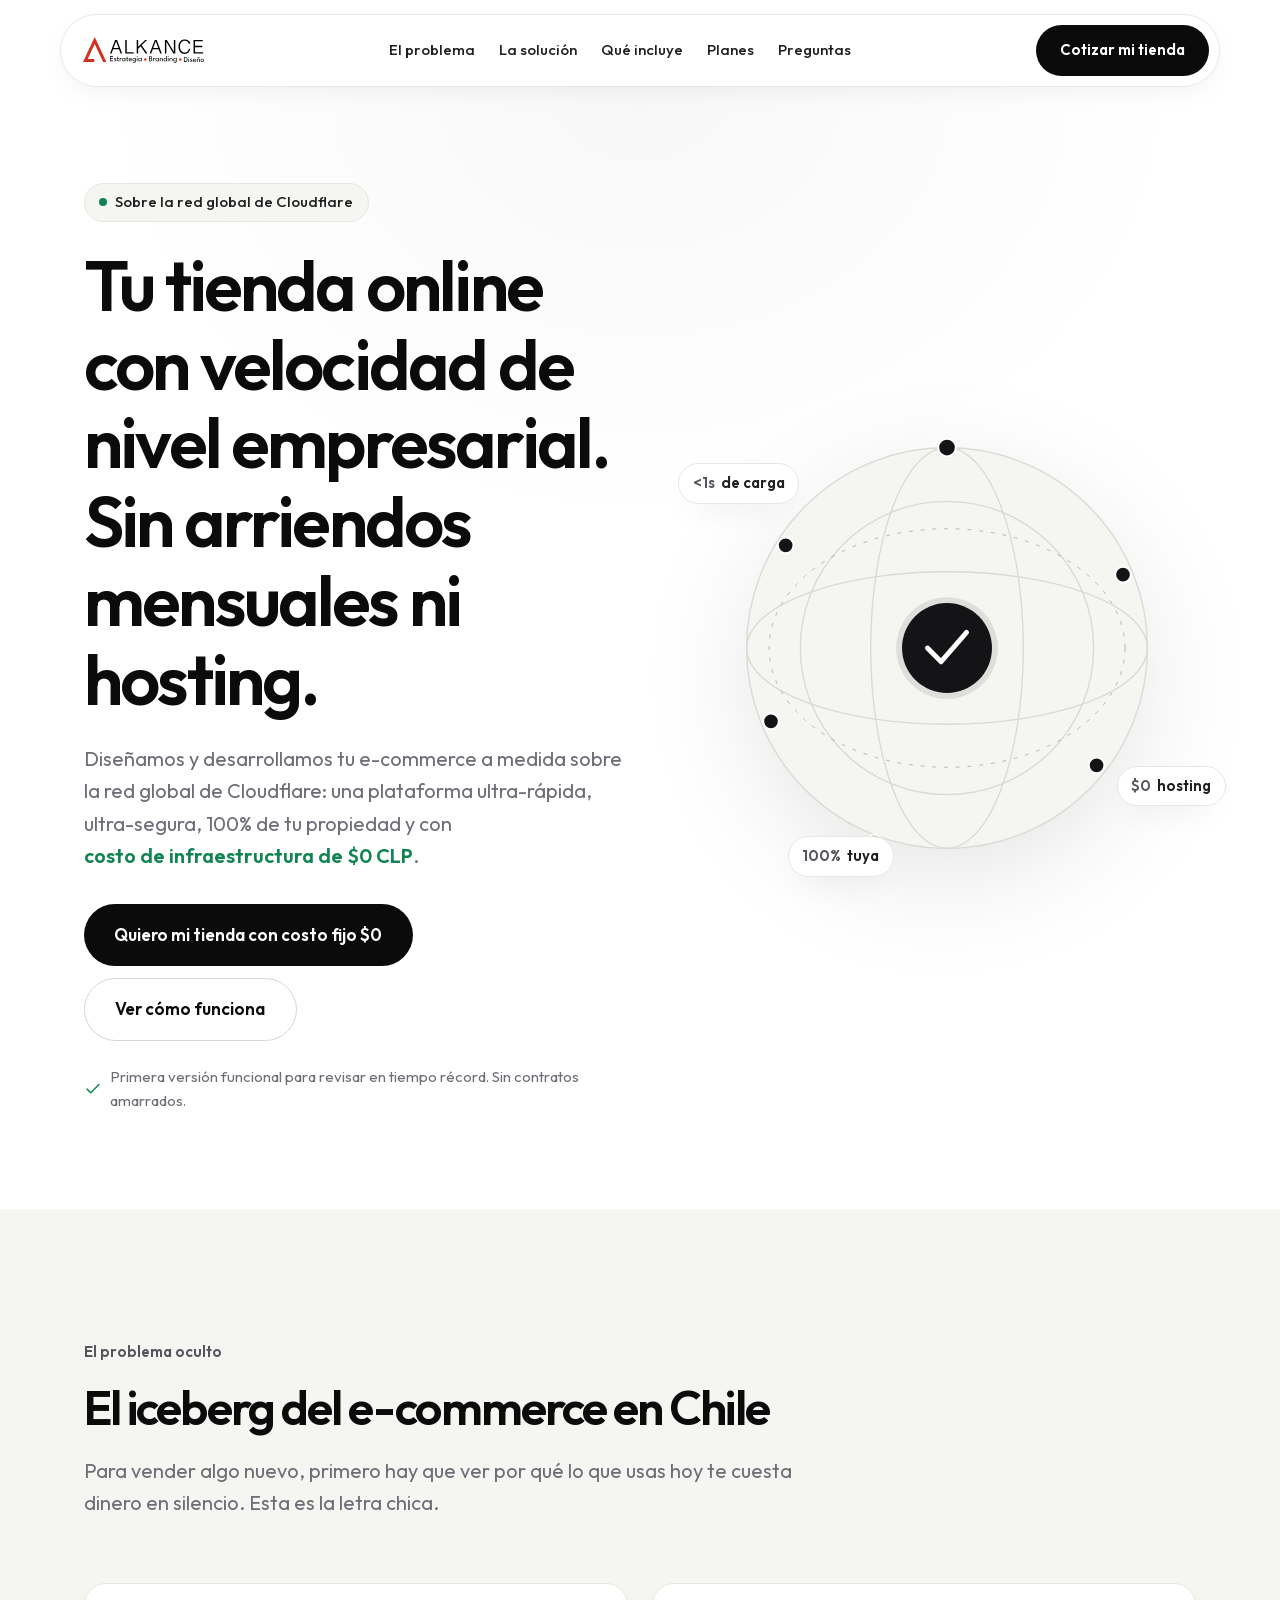
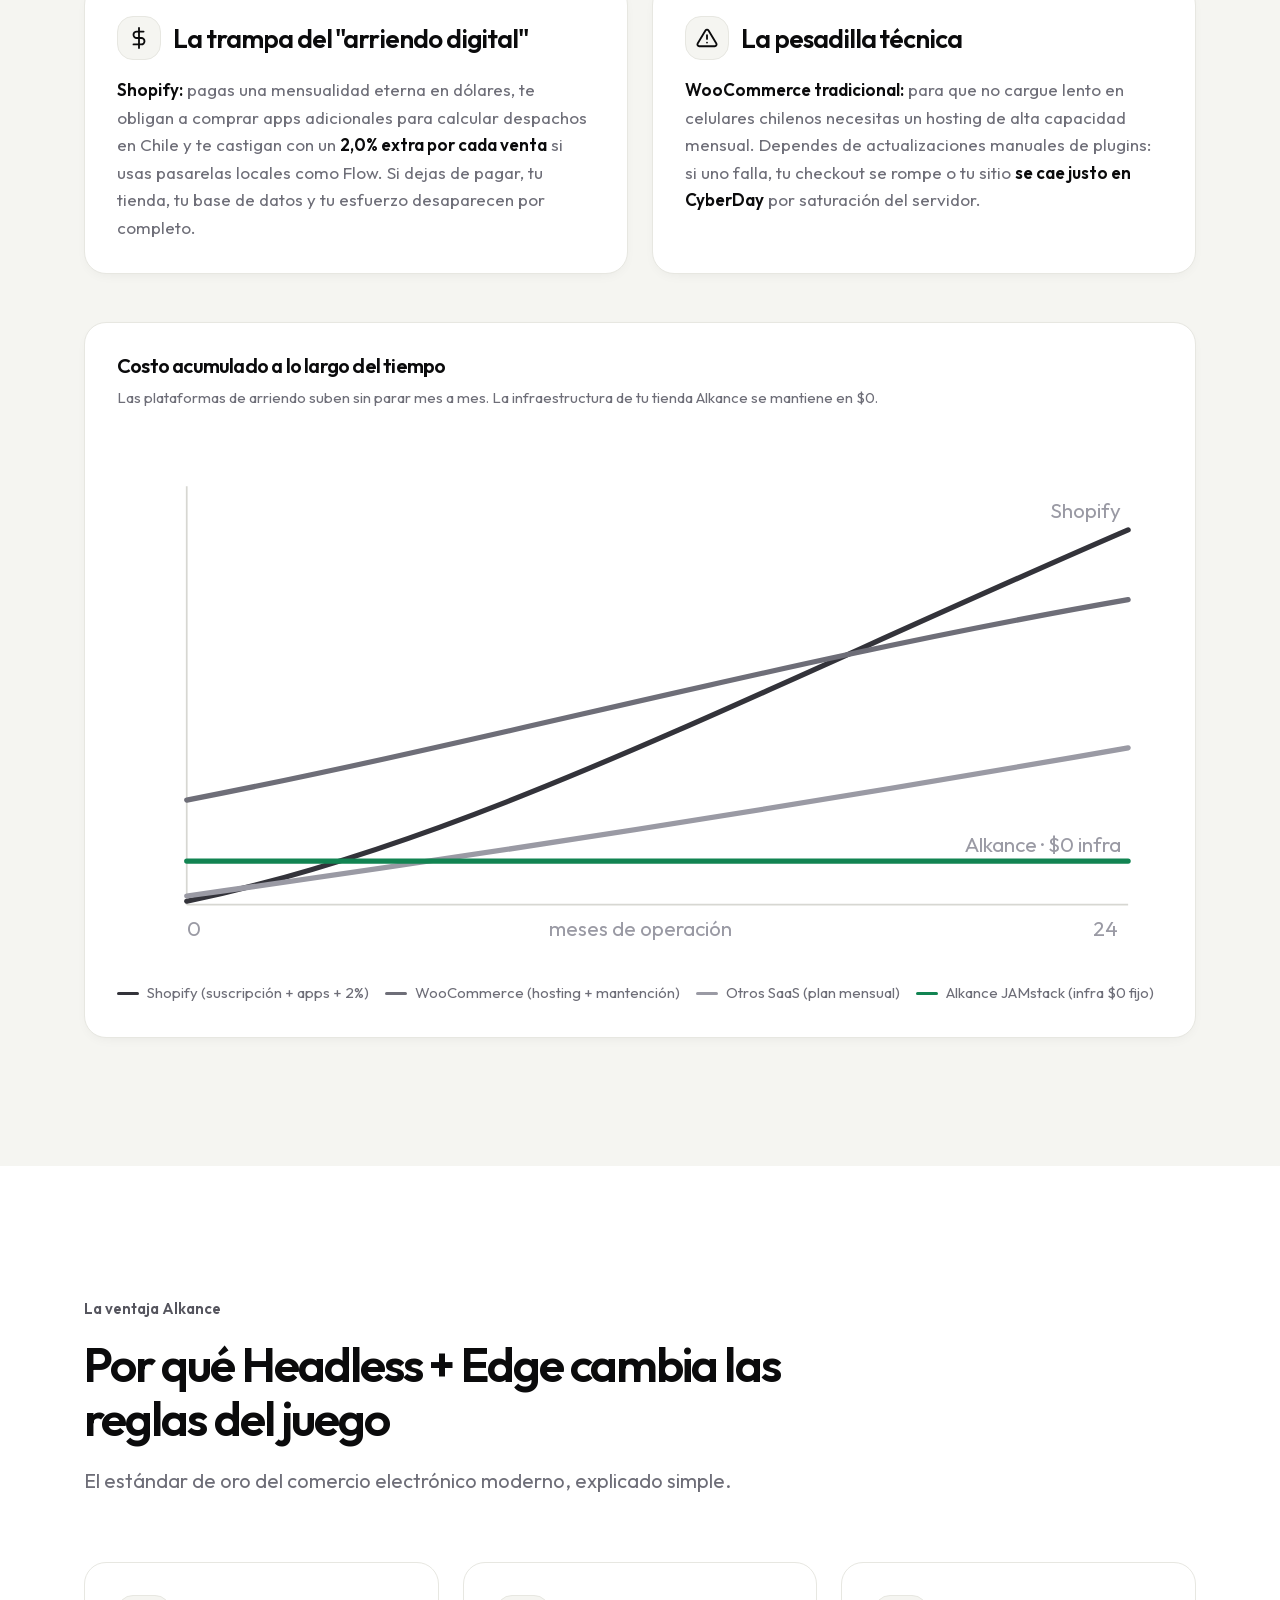
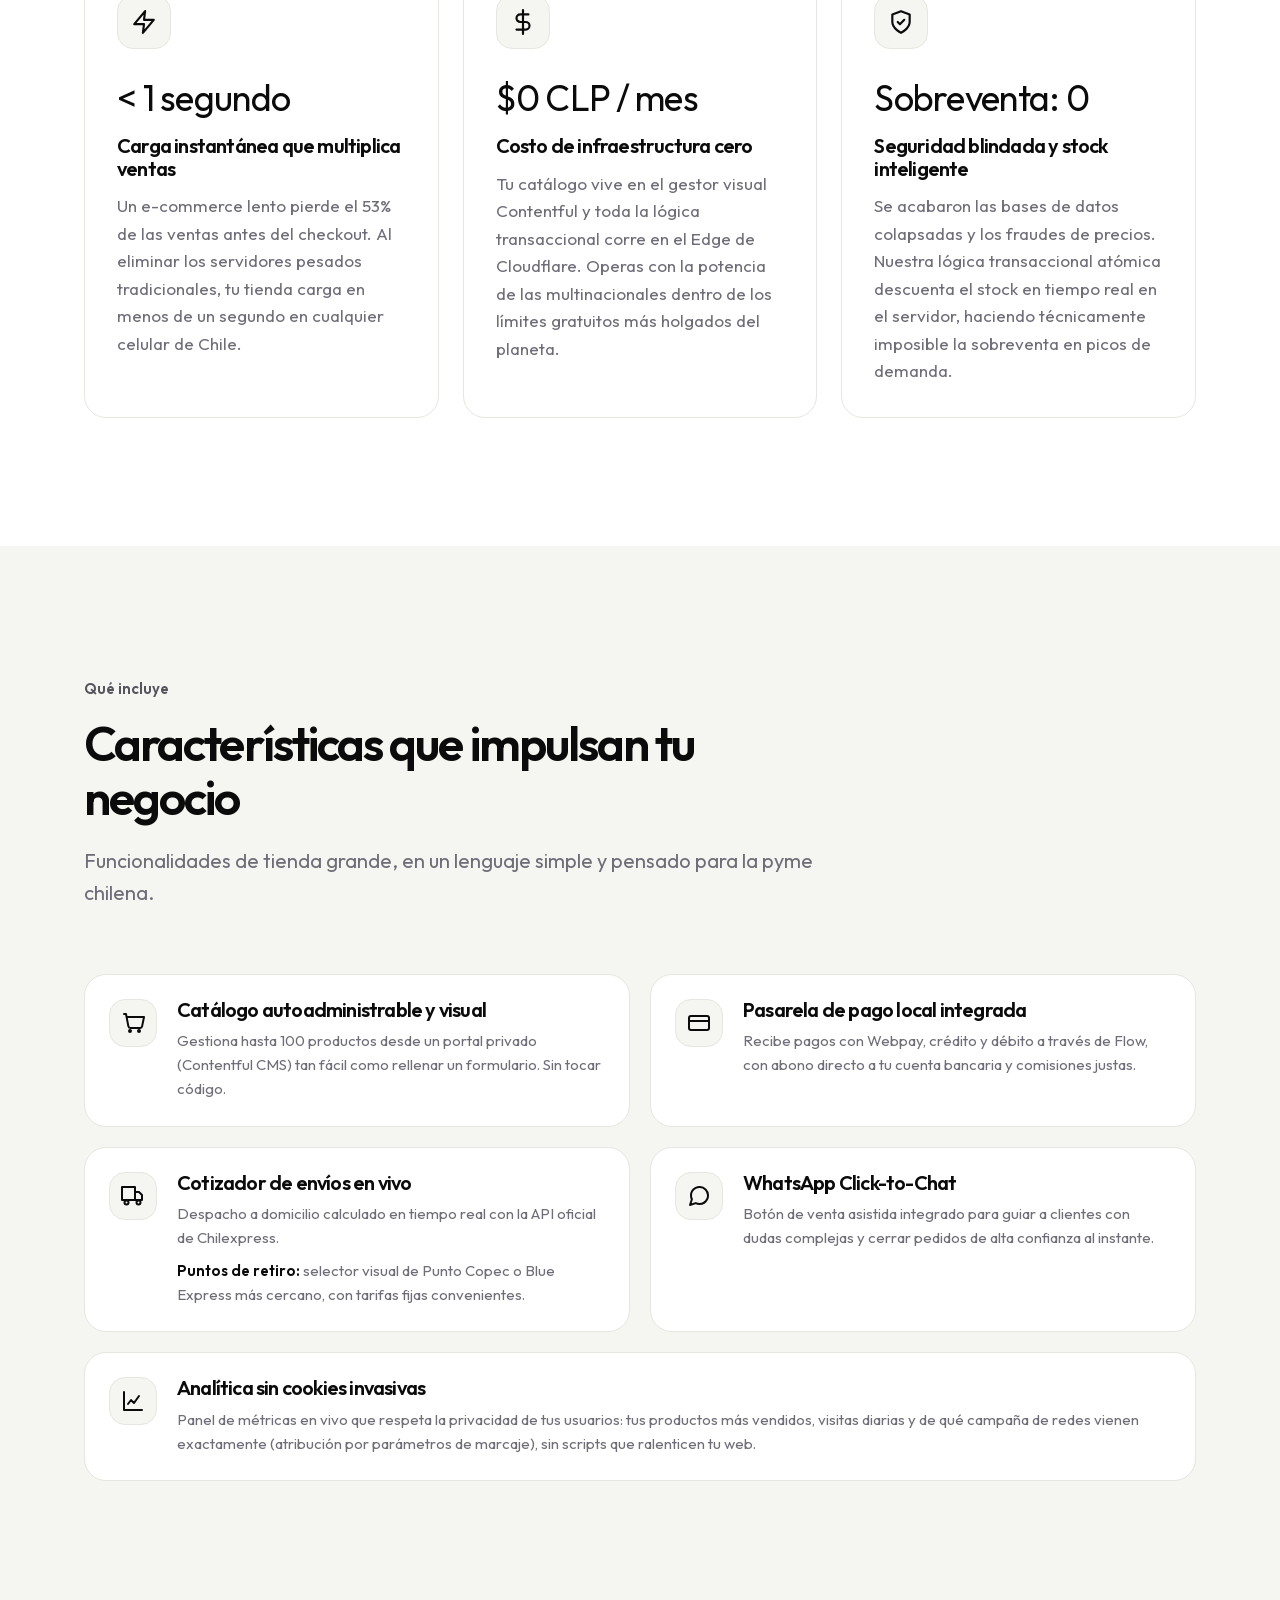
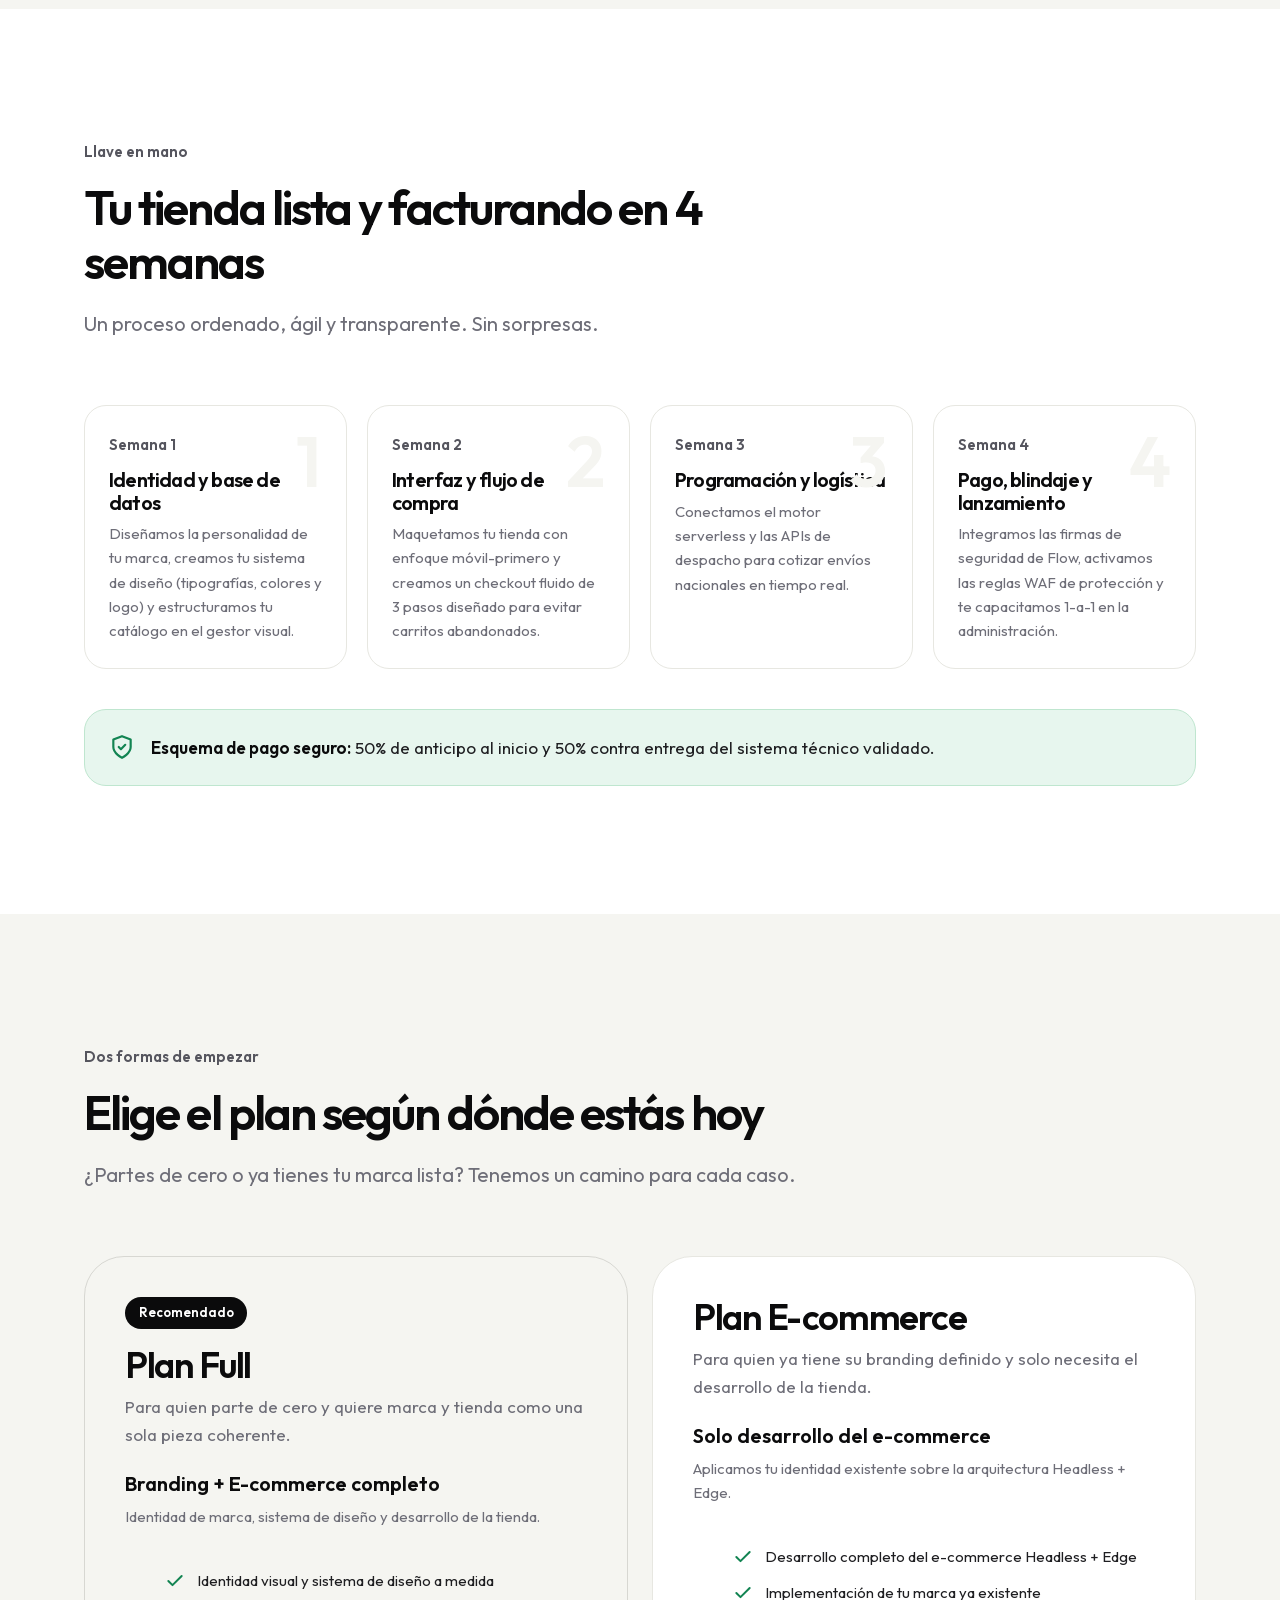
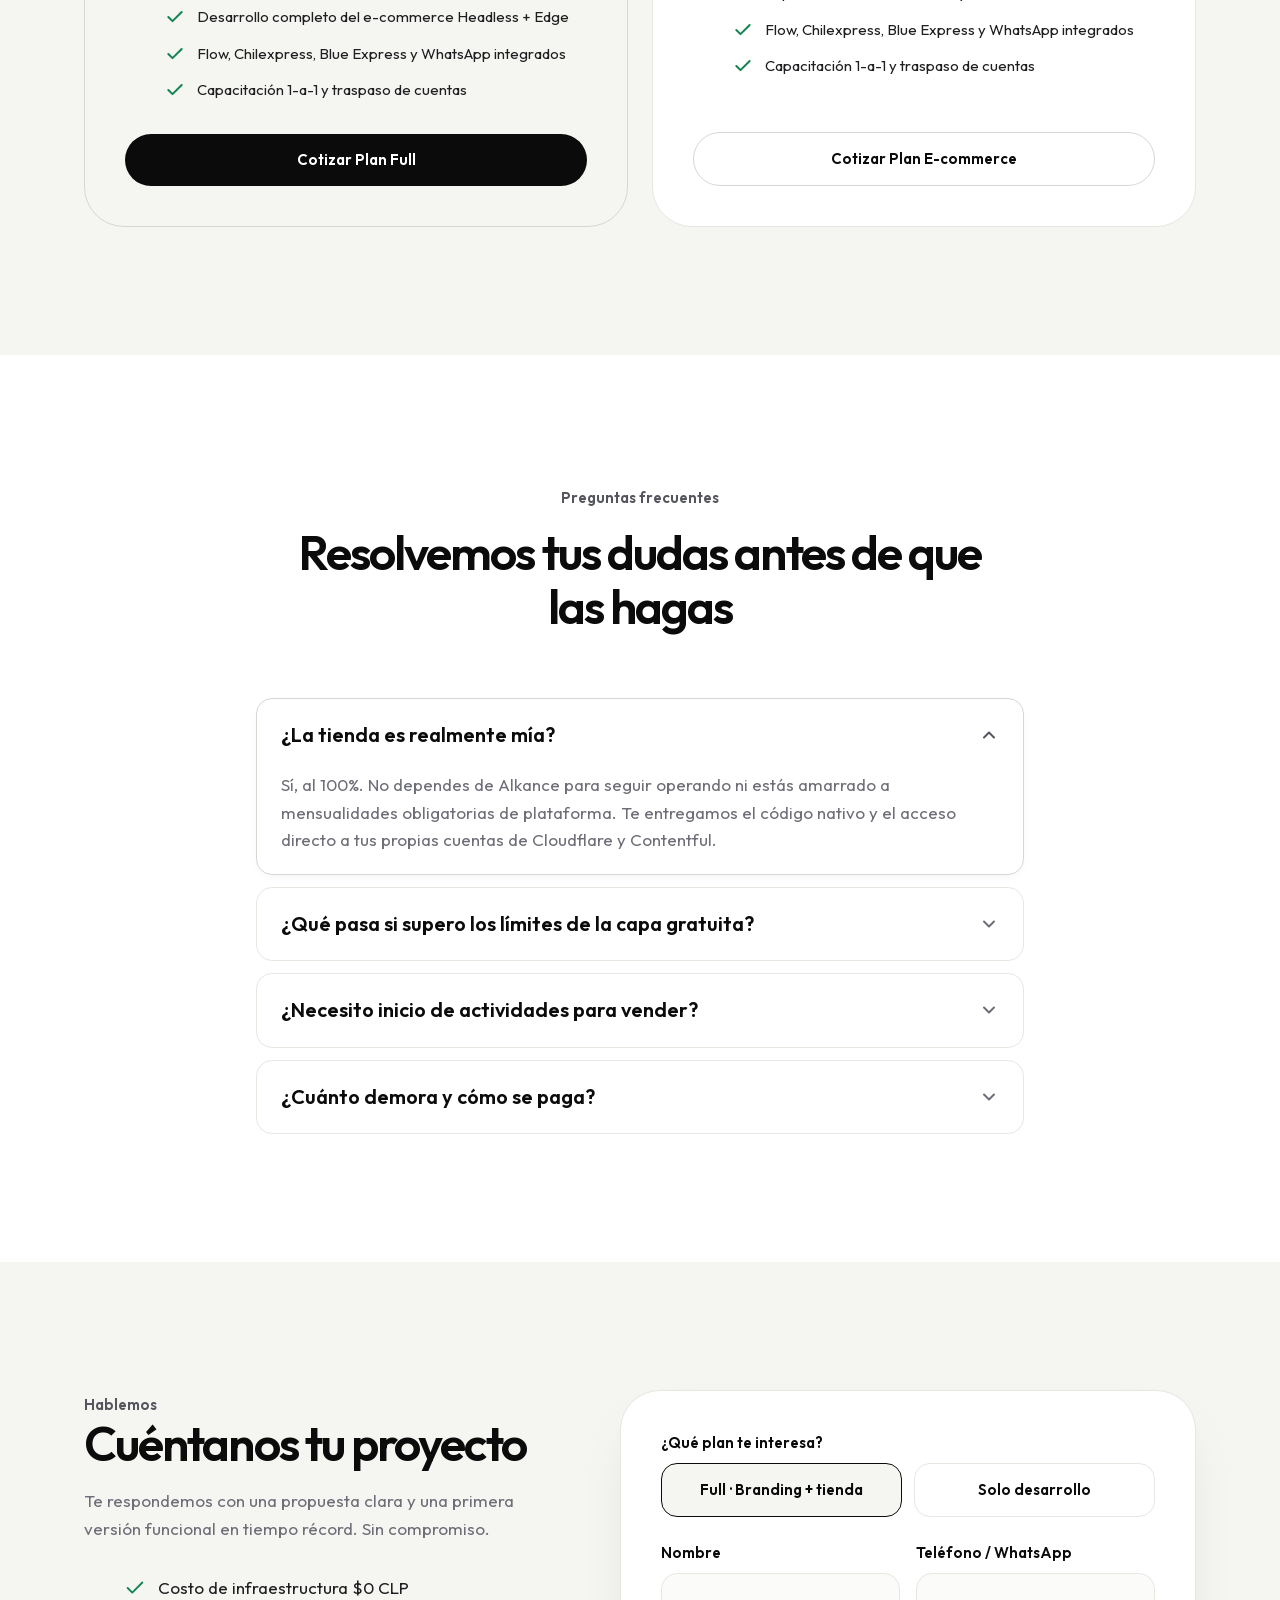
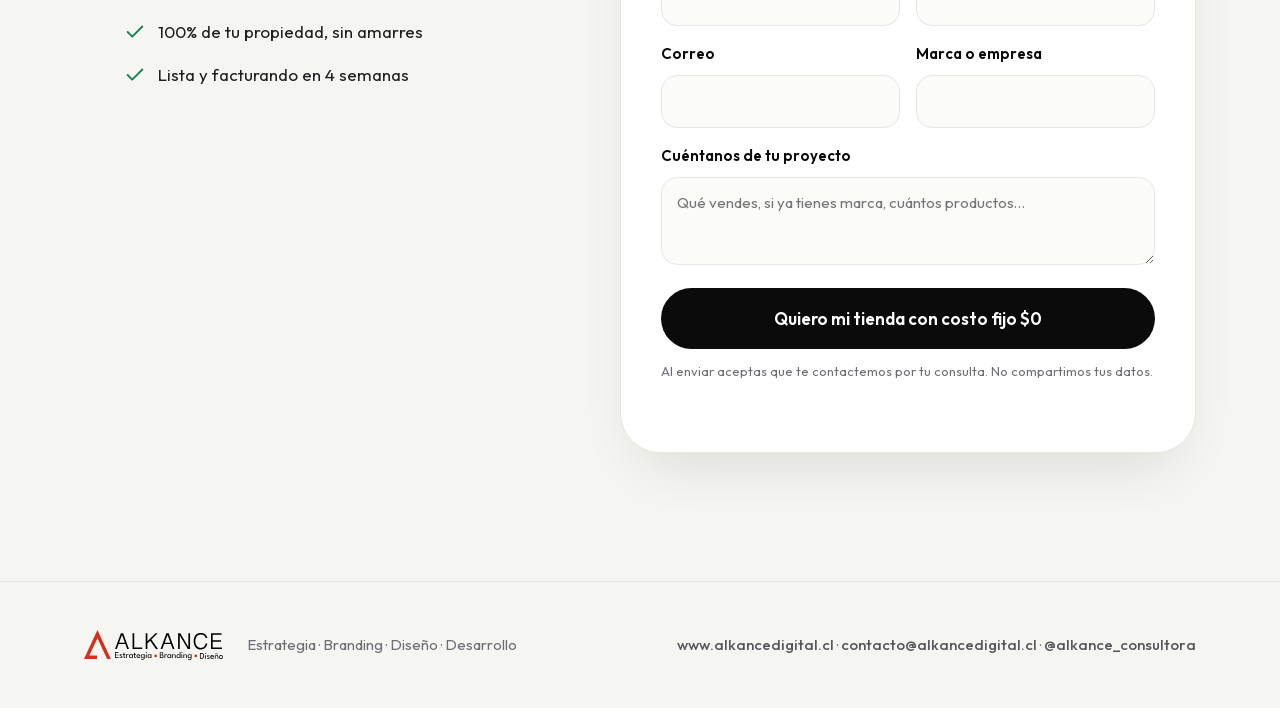
<file: landings/ecommerce/index.html>
<!doctype html>
<html lang="es">
<head>
  <meta charset="utf-8">
  <meta name="viewport" content="width=device-width, initial-scale=1">
  <title>Tu e-commerce con velocidad empresarial y costo de infraestructura $0 · Alkance</title>
  <meta name="description" content="Diseñamos y desarrollamos tu tienda online a medida sobre la red global de Cloudflare. Ultra-rápida, ultra-segura, 100% tuya y con costo de infraestructura de $0 CLP.">
  <link rel="canonical" href="https://alkancedigital.cl/landings/ecommerce/">
  <link rel="icon" href="/src/img/logos/icon-3.png" type="image/png">
  <meta property="og:title" content="E-commerce con velocidad empresarial y costo de infraestructura $0">
  <meta property="og:description" content="Tienda a medida sobre Cloudflare. Ultra-rápida, 100% tuya, sin arriendos mensuales.">
  <meta property="og:type" content="website">
  <meta property="og:locale" content="es_CL">
  <link rel="preload" href="/src/fonts/outfit-var-latin.woff2" as="font" type="font/woff2" crossorigin>
  <link rel="stylesheet" href="/src/styles/fonts.css">
  <link rel="stylesheet" href="tokens.css">
  <link rel="stylesheet" href="styles.css">
</head>
<body>

  <!-- NAV -->
  <header class="nav" id="nav">
    <a class="nav__brand" href="/"><img src="/src/img/logos/logo.svg" alt="Alkance" onerror="this.style.display='none'"></a>
    <nav class="nav__links">
      <a href="#problema">El problema</a>
      <a href="#solucion">La solución</a>
      <a href="#caracteristicas">Qué incluye</a>
      <a href="#planes">Planes</a>
      <a href="#faq">Preguntas</a>
    </nav>
    <a class="btn btn--primary nav__cta" href="#contacto" data-plan="full">Cotizar mi tienda</a>
  </header>

  <!-- 1 · HERO -->
  <section class="hero">
    <div class="wrap">
      <div class="hero__grid">
        <div class="hero__copy">
          <span class="hero__badge reveal"><span class="dot"></span> Sobre la red global de Cloudflare</span>
          <h1 class="reveal" data-delay="1">Tu tienda online con velocidad de <span class="grad">nivel empresarial</span>. Sin arriendos mensuales ni hosting.</h1>
          <p class="hero__sub reveal" data-delay="2">Diseñamos y desarrollamos tu e-commerce a medida sobre la red global de Cloudflare: una plataforma ultra-rápida, ultra-segura, 100% de tu propiedad y con <span class="zero">costo de infraestructura de $0 CLP</span>.</p>
          <div class="hero__cta reveal" data-delay="3">
            <a class="btn btn--primary btn--lg" href="#contacto" data-plan="full">Quiero mi tienda con costo fijo $0</a>
            <a class="btn btn--ghost btn--lg" href="#solucion">Ver cómo funciona</a>
          </div>
          <p class="hero__trust reveal" data-delay="3">
            <svg viewBox="0 0 24 24" fill="none" stroke="currentColor" stroke-width="2" stroke-linecap="round" stroke-linejoin="round"><path d="M20 6 9 17l-5-5"/></svg>
            Primera versión funcional para revisar en tiempo récord. Sin contratos amarrados.
          </p>
        </div>

        <div class="hero__art reveal" data-delay="2">
          <svg class="edge-globe" viewBox="0 0 450 450" role="img" aria-label="Red global de entrega en el edge">
            <circle cx="225" cy="225" r="205" fill="#F5F5F1"/>
            <g class="ring" fill="none" stroke="#D7D7D2" stroke-width="1.4" opacity="0.9">
              <ellipse cx="225" cy="225" rx="205" ry="205"/>
              <ellipse cx="225" cy="225" rx="205" ry="78"/>
              <ellipse cx="225" cy="225" rx="78" ry="205"/>
              <ellipse cx="225" cy="225" rx="150" ry="150"/>
            </g>
            <g class="ring ring--rev" fill="none" stroke="#9A9AA4" stroke-width="1" opacity="0.7" stroke-dasharray="4 8">
              <ellipse cx="225" cy="225" rx="182" ry="122"/>
            </g>
            <circle class="pulse" cx="225" cy="225" r="52" fill="#141416" opacity="0.10"/>
            <circle cx="225" cy="225" r="46" fill="#141416"/>
            <path d="M205 225 l14 14 26 -30" fill="none" stroke="#fff" stroke-width="5" stroke-linecap="round" stroke-linejoin="round"/>
            <g fill="#141416" stroke="#fff" stroke-width="2">
              <circle class="node" cx="225" cy="20" r="9"/>
              <circle class="node" cx="405" cy="150" r="8"/>
              <circle class="node" cx="378" cy="345" r="8"/>
              <circle class="node" cx="150" cy="425" r="9"/>
              <circle class="node" cx="45" cy="300" r="8"/>
              <circle class="node" cx="60" cy="120" r="8"/>
            </g>
          </svg>
          <div class="hero__chips" aria-hidden="true">
            <span class="float-chip float-chip--a"><span class="k">&lt;1s</span> de carga</span>
            <span class="float-chip float-chip--b"><span class="k">$0</span> hosting</span>
            <span class="float-chip float-chip--c"><span class="k">100%</span> tuya</span>
          </div>
        </div>
      </div>
    </div>
  </section>

  <!-- 2 · CONFRONTACIÓN -->
  <section class="section section--tint" id="problema">
    <div class="wrap">
      <div class="section__head reveal">
        <span class="eyebrow">El problema oculto</span>
        <h2>El iceberg del e-commerce en Chile</h2>
        <p>Para vender algo nuevo, primero hay que ver por qué lo que usas hoy te cuesta dinero en silencio. Esta es la letra chica.</p>
      </div>
      <div class="compare">
        <div class="compare__card reveal">
          <h3><span class="ic"><svg viewBox="0 0 24 24" fill="none" stroke="currentColor" stroke-width="2" stroke-linecap="round" stroke-linejoin="round"><path d="M12 1v22M17 5H9.5a3.5 3.5 0 0 0 0 7h5a3.5 3.5 0 0 1 0 7H6"/></svg></span> La trampa del "arriendo digital"</h3>
          <p><span class="hl">Shopify:</span> pagas una mensualidad eterna en dólares, te obligan a comprar apps adicionales para calcular despachos en Chile y te castigan con un <span class="hl">2,0% extra por cada venta</span> si usas pasarelas locales como Flow. Si dejas de pagar, tu tienda, tu base de datos y tu esfuerzo desaparecen por completo.</p>
        </div>
        <div class="compare__card reveal" data-delay="1">
          <h3><span class="ic"><svg viewBox="0 0 24 24" fill="none" stroke="currentColor" stroke-width="2" stroke-linecap="round" stroke-linejoin="round"><path d="M12 9v4M12 17h.01M10.3 3.9 1.8 18a2 2 0 0 0 1.7 3h17a2 2 0 0 0 1.7-3L13.7 3.9a2 2 0 0 0-3.4 0z"/></svg></span> La pesadilla técnica</h3>
          <p><span class="hl">WooCommerce tradicional:</span> para que no cargue lento en celulares chilenos necesitas un hosting de alta capacidad mensual. Dependes de actualizaciones manuales de plugins: si uno falla, tu checkout se rompe o tu sitio <span class="hl">se cae justo en CyberDay</span> por saturación del servidor.</p>
        </div>
      </div>

      <div class="chart-card reveal" id="chart-card">
        <h3>Costo acumulado a lo largo del tiempo</h3>
        <p>Las plataformas de arriendo suben sin parar mes a mes. La infraestructura de tu tienda Alkance se mantiene en $0.</p>
        <div class="chart">
          <svg viewBox="0 0 600 300" role="img" aria-label="Comparación de costo acumulado en el tiempo">
            <line class="axis" x1="40" y1="270" x2="580" y2="270"/>
            <line class="axis" x1="40" y1="30" x2="40" y2="270"/>
            <text class="lbl" x="40" y="288">0</text>
            <text class="lbl" x="300" y="288" text-anchor="middle">meses de operación</text>
            <text class="lbl" x="560" y="288">24</text>
            <path class="line cline" d="M40 268 C 200 235, 360 150, 580 55" stroke="#33333A"/>
            <path class="line cline" d="M40 210 C 220 175, 380 130, 580 95" stroke="#6E6E78"/>
            <path class="line cline" d="M40 265 C 220 240, 380 215, 580 180" stroke="#9A9AA4"/>
            <path class="line cline" d="M40 245 L 580 245" stroke="#128452" stroke-width="4"/>
            <text class="lbl" x="576" y="48" text-anchor="end" fill="#33333A">Shopify</text>
            <text class="lbl" x="576" y="240" text-anchor="end" fill="#128452">Alkance · $0 infra</text>
          </svg>
        </div>
        <div class="chart-legend">
          <span><i style="background:#33333A"></i> Shopify (suscripción + apps + 2%)</span>
          <span><i style="background:#6E6E78"></i> WooCommerce (hosting + mantención)</span>
          <span><i style="background:#9A9AA4"></i> Otros SaaS (plan mensual)</span>
          <span><i style="background:#128452"></i> Alkance JAMstack (infra $0 fijo)</span>
        </div>
      </div>
    </div>
  </section>

  <!-- 3 · SOLUCIÓN -->
  <section class="section" id="solucion">
    <div class="wrap">
      <div class="section__head reveal">
        <span class="eyebrow">La ventaja Alkance</span>
        <h2>Por qué Headless + Edge cambia las reglas del juego</h2>
        <p>El estándar de oro del comercio electrónico moderno, explicado simple.</p>
      </div>
      <div class="cards">
        <div class="value-card reveal">
          <div class="value-card__ic"><svg viewBox="0 0 24 24" fill="none" stroke="currentColor" stroke-width="2" stroke-linecap="round" stroke-linejoin="round"><path d="M13 2 3 14h9l-1 8 10-12h-9l1-8z"/></svg></div>
          <div class="stat">&lt; 1 segundo</div>
          <h3>Carga instantánea que multiplica ventas</h3>
          <p>Un e-commerce lento pierde el 53% de las ventas antes del checkout. Al eliminar los servidores pesados tradicionales, tu tienda carga en menos de un segundo en cualquier celular de Chile.</p>
        </div>
        <div class="value-card reveal" data-delay="1">
          <div class="value-card__ic"><svg viewBox="0 0 24 24" fill="none" stroke="currentColor" stroke-width="2" stroke-linecap="round" stroke-linejoin="round"><path d="M12 1v22M17 5H9.5a3.5 3.5 0 0 0 0 7h5a3.5 3.5 0 0 1 0 7H6"/></svg></div>
          <div class="stat">$0 CLP / mes</div>
          <h3>Costo de infraestructura cero</h3>
          <p>Tu catálogo vive en el gestor visual Contentful y toda la lógica transaccional corre en el Edge de Cloudflare. Operas con la potencia de las multinacionales dentro de los límites gratuitos más holgados del planeta.</p>
        </div>
        <div class="value-card reveal" data-delay="2">
          <div class="value-card__ic"><svg viewBox="0 0 24 24" fill="none" stroke="currentColor" stroke-width="2" stroke-linecap="round" stroke-linejoin="round"><path d="M12 22s8-4 8-10V5l-8-3-8 3v7c0 6 8 10 8 10z"/><path d="m9 12 2 2 4-4"/></svg></div>
          <div class="stat">Sobreventa: 0</div>
          <h3>Seguridad blindada y stock inteligente</h3>
          <p>Se acabaron las bases de datos colapsadas y los fraudes de precios. Nuestra lógica transaccional atómica descuenta el stock en tiempo real en el servidor, haciendo técnicamente imposible la sobreventa en picos de demanda.</p>
        </div>
      </div>
    </div>
  </section>

  <!-- 4 · CARACTERÍSTICAS -->
  <section class="section section--tint" id="caracteristicas">
    <div class="wrap">
      <div class="section__head reveal">
        <span class="eyebrow">Qué incluye</span>
        <h2>Características que impulsan tu negocio</h2>
        <p>Funcionalidades de tienda grande, en un lenguaje simple y pensado para la pyme chilena.</p>
      </div>
      <div class="features">
        <div class="feature reveal">
          <div class="feature__ic"><svg viewBox="0 0 24 24" fill="none" stroke="currentColor" stroke-width="2" stroke-linecap="round" stroke-linejoin="round"><path d="M3 3h2l2.4 12.4a2 2 0 0 0 2 1.6h9.7a2 2 0 0 0 2-1.6L23 6H6"/><circle cx="9" cy="20" r="1"/><circle cx="18" cy="20" r="1"/></svg></div>
          <div><h3>Catálogo autoadministrable y visual</h3><p>Gestiona hasta 100 productos desde un portal privado (Contentful CMS) tan fácil como rellenar un formulario. Sin tocar código.</p></div>
        </div>
        <div class="feature reveal" data-delay="1">
          <div class="feature__ic"><svg viewBox="0 0 24 24" fill="none" stroke="currentColor" stroke-width="2" stroke-linecap="round" stroke-linejoin="round"><rect x="2" y="5" width="20" height="14" rx="2"/><path d="M2 10h20"/></svg></div>
          <div><h3>Pasarela de pago local integrada</h3><p>Recibe pagos con Webpay, crédito y débito a través de Flow, con abono directo a tu cuenta bancaria y comisiones justas.</p></div>
        </div>
        <div class="feature reveal">
          <div class="feature__ic"><svg viewBox="0 0 24 24" fill="none" stroke="currentColor" stroke-width="2" stroke-linecap="round" stroke-linejoin="round"><path d="M1 3h13v13H1z"/><path d="M14 8h4l3 3v5h-7z"/><circle cx="5.5" cy="18.5" r="2"/><circle cx="17.5" cy="18.5" r="2"/></svg></div>
          <div><h3>Cotizador de envíos en vivo</h3><p>Despacho a domicilio calculado en tiempo real con la API oficial de Chilexpress.<span class="sub"><strong>Puntos de retiro:</strong> selector visual de Punto Copec o Blue Express más cercano, con tarifas fijas convenientes.</span></p></div>
        </div>
        <div class="feature reveal" data-delay="1">
          <div class="feature__ic"><svg viewBox="0 0 24 24" fill="none" stroke="currentColor" stroke-width="2" stroke-linecap="round" stroke-linejoin="round"><path d="M21 11.5a8.38 8.38 0 0 1-.9 3.8 8.5 8.5 0 0 1-7.6 4.7 8.38 8.38 0 0 1-3.8-.9L3 21l1.9-5.7a8.38 8.38 0 0 1-.9-3.8 8.5 8.5 0 0 1 4.7-7.6 8.38 8.38 0 0 1 3.8-.9h.5a8.48 8.48 0 0 1 8 8v.5z"/></svg></div>
          <div><h3>WhatsApp Click-to-Chat</h3><p>Botón de venta asistida integrado para guiar a clientes con dudas complejas y cerrar pedidos de alta confianza al instante.</p></div>
        </div>
        <div class="feature reveal" style="grid-column: 1 / -1;">
          <div class="feature__ic"><svg viewBox="0 0 24 24" fill="none" stroke="currentColor" stroke-width="2" stroke-linecap="round" stroke-linejoin="round"><path d="M3 3v18h18"/><path d="m7 15 3-4 3 3 5-7"/></svg></div>
          <div><h3>Analítica sin cookies invasivas</h3><p>Panel de métricas en vivo que respeta la privacidad de tus usuarios: tus productos más vendidos, visitas diarias y de qué campaña de redes vienen exactamente (atribución por parámetros de marcaje), sin scripts que ralenticen tu web.</p></div>
        </div>
      </div>
    </div>
  </section>

  <!-- 5 · IMPLEMENTACIÓN -->
  <section class="section" id="proceso">
    <div class="wrap">
      <div class="section__head reveal">
        <span class="eyebrow">Llave en mano</span>
        <h2>Tu tienda lista y facturando en 4 semanas</h2>
        <p>Un proceso ordenado, ágil y transparente. Sin sorpresas.</p>
      </div>
      <div class="timeline">
        <div class="tl-step reveal"><span class="tl-step__n">1</span><span class="tl-step__wk">Semana 1</span><h3>Identidad y base de datos</h3><p>Diseñamos la personalidad de tu marca, creamos tu sistema de diseño (tipografías, colores y logo) y estructuramos tu catálogo en el gestor visual.</p></div>
        <div class="tl-step reveal" data-delay="1"><span class="tl-step__n">2</span><span class="tl-step__wk">Semana 2</span><h3>Interfaz y flujo de compra</h3><p>Maquetamos tu tienda con enfoque móvil-primero y creamos un checkout fluido de 3 pasos diseñado para evitar carritos abandonados.</p></div>
        <div class="tl-step reveal" data-delay="2"><span class="tl-step__n">3</span><span class="tl-step__wk">Semana 3</span><h3>Programación y logística</h3><p>Conectamos el motor serverless y las APIs de despacho para cotizar envíos nacionales en tiempo real.</p></div>
        <div class="tl-step reveal" data-delay="3"><span class="tl-step__n">4</span><span class="tl-step__wk">Semana 4</span><h3>Pago, blindaje y lanzamiento</h3><p>Integramos las firmas de seguridad de Flow, activamos las reglas WAF de protección y te capacitamos 1-a-1 en la administración.</p></div>
      </div>
      <div class="pay-note reveal">
        <svg viewBox="0 0 24 24" fill="none" stroke="currentColor" stroke-width="2" stroke-linecap="round" stroke-linejoin="round"><path d="M12 22s8-4 8-10V5l-8-3-8 3v7c0 6 8 10 8 10z"/><path d="m9 12 2 2 4-4"/></svg>
        <div><strong>Esquema de pago seguro:</strong> 50% de anticipo al inicio y 50% contra entrega del sistema técnico validado.</div>
      </div>
    </div>
  </section>

  <!-- 6 · PLANES -->
  <section class="section section--tint" id="planes">
    <div class="wrap">
      <div class="section__head reveal">
        <span class="eyebrow">Dos formas de empezar</span>
        <h2>Elige el plan según dónde estás hoy</h2>
        <p>¿Partes de cero o ya tienes tu marca lista? Tenemos un camino para cada caso.</p>
      </div>
      <div class="plans">
        <div class="plan plan--featured reveal">
          <span class="plan__tag">Recomendado</span>
          <h3>Plan Full</h3>
          <p class="plan__for">Para quien parte de cero y quiere marca y tienda como una sola pieza coherente.</p>
          <div class="plan__price">Branding + E-commerce completo<small>Identidad de marca, sistema de diseño y desarrollo de la tienda.</small></div>
          <ul>
            <li><svg viewBox="0 0 24 24" fill="none" stroke="currentColor" stroke-width="2.4" stroke-linecap="round" stroke-linejoin="round"><path d="M20 6 9 17l-5-5"/></svg> Identidad visual y sistema de diseño a medida</li>
            <li><svg viewBox="0 0 24 24" fill="none" stroke="currentColor" stroke-width="2.4" stroke-linecap="round" stroke-linejoin="round"><path d="M20 6 9 17l-5-5"/></svg> Desarrollo completo del e-commerce Headless + Edge</li>
            <li><svg viewBox="0 0 24 24" fill="none" stroke="currentColor" stroke-width="2.4" stroke-linecap="round" stroke-linejoin="round"><path d="M20 6 9 17l-5-5"/></svg> Flow, Chilexpress, Blue Express y WhatsApp integrados</li>
            <li><svg viewBox="0 0 24 24" fill="none" stroke="currentColor" stroke-width="2.4" stroke-linecap="round" stroke-linejoin="round"><path d="M20 6 9 17l-5-5"/></svg> Capacitación 1-a-1 y traspaso de cuentas</li>
          </ul>
          <a class="btn btn--primary btn--block" href="#contacto" data-plan="full">Cotizar Plan Full</a>
        </div>
        <div class="plan reveal" data-delay="1">
          <h3>Plan E-commerce</h3>
          <p class="plan__for">Para quien ya tiene su branding definido y solo necesita el desarrollo de la tienda.</p>
          <div class="plan__price">Solo desarrollo del e-commerce<small>Aplicamos tu identidad existente sobre la arquitectura Headless + Edge.</small></div>
          <ul>
            <li><svg viewBox="0 0 24 24" fill="none" stroke="currentColor" stroke-width="2.4" stroke-linecap="round" stroke-linejoin="round"><path d="M20 6 9 17l-5-5"/></svg> Desarrollo completo del e-commerce Headless + Edge</li>
            <li><svg viewBox="0 0 24 24" fill="none" stroke="currentColor" stroke-width="2.4" stroke-linecap="round" stroke-linejoin="round"><path d="M20 6 9 17l-5-5"/></svg> Implementación de tu marca ya existente</li>
            <li><svg viewBox="0 0 24 24" fill="none" stroke="currentColor" stroke-width="2.4" stroke-linecap="round" stroke-linejoin="round"><path d="M20 6 9 17l-5-5"/></svg> Flow, Chilexpress, Blue Express y WhatsApp integrados</li>
            <li><svg viewBox="0 0 24 24" fill="none" stroke="currentColor" stroke-width="2.4" stroke-linecap="round" stroke-linejoin="round"><path d="M20 6 9 17l-5-5"/></svg> Capacitación 1-a-1 y traspaso de cuentas</li>
          </ul>
          <a class="btn btn--ghost btn--block" href="#contacto" data-plan="ecommerce">Cotizar Plan E-commerce</a>
        </div>
      </div>
    </div>
  </section>

  <!-- 7 · FAQ -->
  <section class="section" id="faq">
    <div class="wrap">
      <div class="section__head reveal" style="text-align:center;margin-inline:auto;">
        <span class="eyebrow" style="justify-content:center;">Preguntas frecuentes</span>
        <h2>Resolvemos tus dudas antes de que las hagas</h2>
      </div>
      <div class="faq">
        <details class="reveal" open>
          <summary>¿La tienda es realmente mía?<svg class="chev" viewBox="0 0 24 24" fill="none" stroke="currentColor" stroke-width="2.4" stroke-linecap="round" stroke-linejoin="round"><path d="m6 9 6 6 6-6"/></svg></summary>
          <div class="answer">Sí, al 100%. No dependes de Alkance para seguir operando ni estás amarrado a mensualidades obligatorias de plataforma. Te entregamos el código nativo y el acceso directo a tus propias cuentas de Cloudflare y Contentful.</div>
        </details>
        <details class="reveal">
          <summary>¿Qué pasa si supero los límites de la capa gratuita?<svg class="chev" viewBox="0 0 24 24" fill="none" stroke="currentColor" stroke-width="2.4" stroke-linecap="round" stroke-linejoin="round"><path d="m6 9 6 6 6-6"/></svg></summary>
          <div class="answer">Las capas gratuitas de Cloudflare cubren hasta 100.000 solicitudes diarias: para una tienda pequeña o mediana son muy holgadas. Si escalas masivamente, pasar al plan de pago de Cloudflare cuesta una fracción de lo que pagarías en comisiones o servidores tradicionales.</div>
        </details>
        <details class="reveal">
          <summary>¿Necesito inicio de actividades para vender?<svg class="chev" viewBox="0 0 24 24" fill="none" stroke="currentColor" stroke-width="2.4" stroke-linecap="round" stroke-linejoin="round"><path d="m6 9 6 6 6-6"/></svg></summary>
          <div class="answer">Sí. Para procesar transacciones reales con tarjetas de crédito y débito a través de Flow necesitas tu código de comercio autorizado por Transbank. Te asesoramos paso a paso con toda la configuración técnica.</div>
        </details>
        <details class="reveal">
          <summary>¿Cuánto demora y cómo se paga?<svg class="chev" viewBox="0 0 24 24" fill="none" stroke="currentColor" stroke-width="2.4" stroke-linecap="round" stroke-linejoin="round"><path d="m6 9 6 6 6-6"/></svg></summary>
          <div class="answer">El desarrollo llave en mano toma 4 semanas. El esquema es 50% de anticipo al inicio y 50% contra entrega del sistema técnico validado.</div>
        </details>
      </div>
    </div>
  </section>

  <!-- 8 · CONTACTO -->
  <section class="section section--soft" id="contacto">
    <div class="wrap">
      <div class="contact">
        <div class="contact__copy reveal">
          <span class="eyebrow">Hablemos</span>
          <h2>Cuéntanos tu proyecto</h2>
          <p>Te respondemos con una propuesta clara y una primera versión funcional en tiempo récord. Sin compromiso.</p>
          <ul class="contact__list">
            <li><svg viewBox="0 0 24 24" fill="none" stroke="currentColor" stroke-width="2" stroke-linecap="round" stroke-linejoin="round"><path d="M20 6 9 17l-5-5"/></svg> Costo de infraestructura $0 CLP</li>
            <li><svg viewBox="0 0 24 24" fill="none" stroke="currentColor" stroke-width="2" stroke-linecap="round" stroke-linejoin="round"><path d="M20 6 9 17l-5-5"/></svg> 100% de tu propiedad, sin amarres</li>
            <li><svg viewBox="0 0 24 24" fill="none" stroke="currentColor" stroke-width="2" stroke-linecap="round" stroke-linejoin="round"><path d="M20 6 9 17l-5-5"/></svg> Lista y facturando en 4 semanas</li>
          </ul>
        </div>

        <div class="form-card reveal" data-delay="1">
          <form id="lead-form" novalidate>
            <div class="field">
              <label>¿Qué plan te interesa?</label>
              <div class="plan-pick">
                <input type="radio" name="plan" id="plan-full" value="Plan Full (Branding + E-commerce)" checked>
                <label for="plan-full">Full · Branding + tienda</label>
                <input type="radio" name="plan" id="plan-ecom" value="Plan E-commerce (solo desarrollo)">
                <label for="plan-ecom">Solo desarrollo</label>
              </div>
            </div>
            <div class="form-row">
              <div class="field"><label for="f-nombre">Nombre</label><input id="f-nombre" name="nombre" autocomplete="name" required></div>
              <div class="field"><label for="f-tel">Teléfono / WhatsApp</label><input id="f-tel" name="telefono" inputmode="tel" autocomplete="tel"></div>
            </div>
            <div class="form-row">
              <div class="field"><label for="f-email">Correo</label><input id="f-email" name="email" type="email" autocomplete="email" required></div>
              <div class="field"><label for="f-empresa">Marca o empresa</label><input id="f-empresa" name="empresa" autocomplete="organization"></div>
            </div>
            <div class="field"><label for="f-msg">Cuéntanos de tu proyecto</label><textarea id="f-msg" name="mensaje" placeholder="Qué vendes, si ya tienes marca, cuántos productos…"></textarea></div>
            <input class="hp" type="text" name="web" tabindex="-1" autocomplete="off" aria-hidden="true">
            <button class="btn btn--primary btn--block btn--lg" type="submit" id="lead-submit">Quiero mi tienda con costo fijo $0</button>
            <p class="form-hint">Al enviar aceptas que te contactemos por tu consulta. No compartimos tus datos.</p>
            <p class="form-msg" id="lead-msg" role="status"></p>
          </form>
          <div class="form-ok-state" id="lead-ok" hidden>
            <svg viewBox="0 0 24 24" fill="none" stroke="currentColor" stroke-width="2" stroke-linecap="round" stroke-linejoin="round"><circle cx="12" cy="12" r="10"/><path d="m8 12 3 3 5-6"/></svg>
            <h3>Recibido. Gracias.</h3>
            <p>Te contactaremos muy pronto con los próximos pasos.</p>
          </div>
        </div>
      </div>
    </div>
  </section>

  <!-- FOOTER -->
  <footer class="footer">
    <div class="wrap footer__grid">
      <img src="/src/img/logos/logo.svg" alt="Alkance" onerror="this.style.display='none'">
      <small>Estrategia · Branding · Diseño · Desarrollo</small>
      <div class="sep"></div>
      <small><a href="https://www.alkancedigital.cl">www.alkancedigital.cl</a> · <a href="mailto:contacto@alkancedigital.cl">contacto@alkancedigital.cl</a> · <a href="https://instagram.com/alkancedigital.cl">@alkance_consultora</a></small>
    </div>
  </footer>

  <!-- Sticky CTA (mobile) -->
  <div class="sticky-cta" id="sticky-cta">
    <a class="btn btn--primary btn--block" href="#contacto" data-plan="full">Cotizar mi tienda · Costo fijo $0</a>
  </div>

  <script src="app.js"></script>
</body>
</html>
</file>
<file: src/styles/fonts.css>
/* Fuentes auto-hospedadas. NO se cargan por CDN: Google Fonts mete un tercero
 * en el camino crítico y una petición a otro dominio antes de poder pintar texto.
 *
 * Dos familias, dos trabajos (ver design/DESIGN.md):
 *   EB Garamond -> titula. Romana + CURSIVA, porque la cursiva roja del <em> es
 *                  la firma tipográfica del diseño, no un adorno opcional.
 *   Outfit      -> cuerpo, eyebrows y botones. Va como fuente VARIABLE en el
 *                  rango 400-600: un solo archivo cubre los tres pesos que usa
 *                  el sistema, en vez de tres estáticos (31 KB contra 94 KB).
 *
 * unicode-range hace que el navegador descargue latin-ext SOLO si la página
 * necesita un glifo de ahí. En español nunca ocurre: la descarga real son los
 * tres archivos 'latin' (~80 KB).
 *
 * font-display: swap -> el texto se pinta de inmediato con la fuente de
 * respaldo y cambia al cargar. Nunca hay texto invisible.
 */

@font-face {
  font-family: "EB Garamond";
  font-style: normal;
  font-weight: 400;
  font-display: swap;
  src: url("../fonts/eb-garamond-400-latin.woff2") format("woff2");
  unicode-range: U+0000-00FF, U+0131, U+0152-0153, U+02BB-02BC, U+02C6, U+02DA, U+02DC, U+0304, U+0308, U+0329, U+2000-206F, U+20AC, U+2122, U+2191, U+2193, U+2212, U+2215, U+FEFF, U+FFFD;
}

@font-face {
  font-family: "EB Garamond";
  font-style: normal;
  font-weight: 400;
  font-display: swap;
  src: url("../fonts/eb-garamond-400-latin-ext.woff2") format("woff2");
  unicode-range: U+0100-02BA, U+02BD-02C5, U+02C7-02CC, U+02CE-02D7, U+02DD-02FF, U+0304, U+0308, U+0329, U+1D00-1DBF, U+1E00-1E9F, U+1EF2-1EFF, U+2020, U+20A0-20AB, U+20AD-20C0, U+2113, U+2C60-2C7F, U+A720-A7FF;
}

@font-face {
  font-family: "EB Garamond";
  font-style: italic;
  font-weight: 400;
  font-display: swap;
  src: url("../fonts/eb-garamond-400-italic-latin.woff2") format("woff2");
  unicode-range: U+0000-00FF, U+0131, U+0152-0153, U+02BB-02BC, U+02C6, U+02DA, U+02DC, U+0304, U+0308, U+0329, U+2000-206F, U+20AC, U+2122, U+2191, U+2193, U+2212, U+2215, U+FEFF, U+FFFD;
}

@font-face {
  font-family: "EB Garamond";
  font-style: italic;
  font-weight: 400;
  font-display: swap;
  src: url("../fonts/eb-garamond-400-italic-latin-ext.woff2") format("woff2");
  unicode-range: U+0100-02BA, U+02BD-02C5, U+02C7-02CC, U+02CE-02D7, U+02DD-02FF, U+0304, U+0308, U+0329, U+1D00-1DBF, U+1E00-1E9F, U+1EF2-1EFF, U+2020, U+20A0-20AB, U+20AD-20C0, U+2113, U+2C60-2C7F, U+A720-A7FF;
}

@font-face {
  font-family: "Outfit";
  font-style: normal;
  font-weight: 400 600;
  font-display: swap;
  src: url("../fonts/outfit-var-latin.woff2") format("woff2");
  unicode-range: U+0000-00FF, U+0131, U+0152-0153, U+02BB-02BC, U+02C6, U+02DA, U+02DC, U+0304, U+0308, U+0329, U+2000-206F, U+20AC, U+2122, U+2191, U+2193, U+2212, U+2215, U+FEFF, U+FFFD;
}

@font-face {
  font-family: "Outfit";
  font-style: normal;
  font-weight: 400 600;
  font-display: swap;
  src: url("../fonts/outfit-var-latin-ext.woff2") format("woff2");
  unicode-range: U+0100-02BA, U+02BD-02C5, U+02C7-02CC, U+02CE-02D7, U+02DD-02FF, U+0304, U+0308, U+0329, U+1D00-1DBF, U+1E00-1E9F, U+1EF2-1EFF, U+2020, U+20A0-20AB, U+20AD-20C0, U+2113, U+2C60-2C7F, U+A720-A7FF;
}
</file>
<file: landings/ecommerce/tokens.css>
/* GENERADO por scripts/tokens-to-css.mjs — NO EDITAR A MANO.
 * Fuente: landings/ecommerce/tokens.json · Prefijo: --lp-
 * Regenerar: node scripts/tokens-to-css.mjs landings/ecommerce/tokens.json landings/ecommerce/tokens.css --prefix lp
 */

:root {
  /* color — Primitivos */
  --lp-color-ink-200: #D7D7D2;
  --lp-color-ink-300: #9A9AA4;
  --lp-color-ink-400: #6E6E78;
  --lp-color-ink-500: #55555E;
  --lp-color-ink-700: #33333A;
  --lp-color-ink-800: #1F1F22;
  --lp-color-ink-900: #141416;
  --lp-color-ink-950: #0B0B0C;
  --lp-color-surface-0: #FFFFFF;
  --lp-color-surface-50: #FBFBF9;
  --lp-color-surface-100: #F5F5F1;
  --lp-color-surface-200: #ECECE6;
  --lp-color-surface-border: #E7E7E1;
  --lp-color-orange-50: #FFF6EC;
  --lp-color-orange-100: #FDE7CC;
  --lp-color-orange-300: #FCC98A;
  --lp-color-orange-400: #FBAD41;
  --lp-color-orange-500: #F6821F;
  --lp-color-orange-600: #E35C00;
  --lp-color-orange-700: #C24E00;
  --lp-color-hot: #FF6633;
  --lp-color-accent-500: #E5241A;
  --lp-color-green-50: #E7F6EE;
  --lp-color-green-500: #128452;
  --lp-color-green-600: #0C6B44;
  --lp-color-on-dark-strong: #FFFFFF;
  --lp-color-on-dark-muted: #B9B9C2;

  /* semantic — Roles */
  --lp-semantic-bg-canvas: var(--lp-color-surface-0);
  --lp-semantic-bg-subtle: var(--lp-color-surface-50);
  --lp-semantic-bg-muted: var(--lp-color-surface-100);
  --lp-semantic-bg-tint: var(--lp-color-surface-100);
  --lp-semantic-bg-dark: var(--lp-color-ink-950);
  --lp-semantic-fg-default: var(--lp-color-ink-800);
  --lp-semantic-fg-strong: var(--lp-color-ink-950);
  --lp-semantic-fg-muted: var(--lp-color-ink-400);
  --lp-semantic-fg-on-dark: var(--lp-color-on-dark-strong);
  --lp-semantic-fg-on-dark-muted: var(--lp-color-on-dark-muted);
  --lp-semantic-fg-accent: var(--lp-color-ink-500);
  --lp-semantic-brand-500: var(--lp-color-ink-950);
  --lp-semantic-brand-600: var(--lp-color-ink-900);
  --lp-semantic-brand-700: var(--lp-color-ink-800);
  --lp-semantic-cta-bg: var(--lp-color-ink-950);
  --lp-semantic-cta-bg-hover: var(--lp-color-ink-800);
  --lp-semantic-cta-fg: #FFFFFF;
  --lp-semantic-border-subtle: var(--lp-color-surface-border);
  --lp-semantic-border-strong: var(--lp-color-ink-200);
  --lp-semantic-success: var(--lp-color-green-500);

  /* gradient — Gradientes de marca (uso puntual) */
  --lp-gradient-brand: linear-gradient(120deg, #1F1F22 0%, #141416 100%);
  --lp-gradient-glow: radial-gradient(60% 55% at 50% 0%, rgba(20,20,22,0.03) 0%, rgba(20,20,22,0) 72%);

  /* font — Tipografía */
  --lp-font-family-sans: Outfit, -apple-system, BlinkMacSystemFont, 'Segoe UI', Helvetica, Arial, sans-serif;
  --lp-font-family-mono: ui-monospace, SFMono-Regular, 'SF Mono', Menlo, monospace;
  --lp-font-weight-regular: 400;
  --lp-font-weight-medium: 500;
  --lp-font-weight-semibold: 600;
  --lp-font-weight-bold: 700;
  --lp-font-weight-black: 800;
  --lp-font-size-xs: 0.8125rem;
  --lp-font-size-sm: 0.9375rem;
  --lp-font-size-base: clamp(1rem, 0.96rem + 0.2vw, 1.0625rem);
  --lp-font-size-lg: clamp(1.125rem, 1.03rem + 0.4vw, 1.25rem);
  --lp-font-size-xl: clamp(1.35rem, 1.1rem + 1vw, 1.625rem);
  --lp-font-size-2xl: clamp(1.75rem, 1.35rem + 1.8vw, 2.25rem);
  --lp-font-size-3xl: clamp(2.1rem, 1.4rem + 3.2vw, 3rem);
  --lp-font-size-4xl: clamp(2.8rem, 1.5rem + 6vw, 4.4rem);
  --lp-font-size-5xl: clamp(3.4rem, 1.2rem + 9vw, 5.75rem);
  --lp-font-leading-tight: 1.02;
  --lp-font-leading-snug: 1.12;
  --lp-font-leading-normal: 1.62;
  --lp-font-tracking-tight: -0.02em;
  --lp-font-tracking-tighter: -0.04em;
  --lp-font-tracking-wide: 0.02em;
  --lp-font-tracking-widest: 0.12em;

  /* space — Escala de espaciado (rem) */
  --lp-space-1: 0.25rem;
  --lp-space-2: 0.5rem;
  --lp-space-3: 0.75rem;
  --lp-space-4: 1rem;
  --lp-space-5: 1.25rem;
  --lp-space-6: 1.5rem;
  --lp-space-8: 2rem;
  --lp-space-10: 2.5rem;
  --lp-space-12: 3rem;
  --lp-space-16: 4rem;
  --lp-space-20: 5rem;
  --lp-space-24: 6rem;
  --lp-space-32: 8rem;

  /* radius — Radios amplios y suaves (px) */
  --lp-radius-sm: 10px;
  --lp-radius-md: 16px;
  --lp-radius-lg: 22px;
  --lp-radius-xl: 30px;
  --lp-radius-2xl: 40px;
  --lp-radius-pill: 999px;

  /* shadow — Sombras muy suaves (look aireado) */
  --lp-shadow-xs: 0 1px 2px 0 rgba(20, 20, 22, 0.059);
  --lp-shadow-sm: 0 4px 14px -6px rgba(20, 20, 22, 0.078);
  --lp-shadow-md: 0 12px 34px -14px rgba(20, 20, 22, 0.122);
  --lp-shadow-lg: 0 26px 60px -24px rgba(20, 20, 22, 0.149);
  --lp-shadow-nav: 0 8px 30px -10px rgba(20, 20, 22, 0.078);

  /* motion — Duraciones y curvas */
  --lp-motion-duration-fast: 160ms;
  --lp-motion-duration-base: 260ms;
  --lp-motion-duration-slow: 560ms;
  --lp-motion-ease-out: cubic-bezier(0.16, 1, 0.3, 1);
  --lp-motion-ease-inout: cubic-bezier(0.65, 0, 0.35, 1);
  --lp-motion-ease-spring: cubic-bezier(0.34, 1.4, 0.64, 1);
}
</file>
<file: landings/ecommerce/styles.css>
/* Landing E-commerce Headless · estilo limpio y aireado (ref. Elementor).
   Consume solo variables --lp-*. Blanco, negro bold y grises. CTA negro. Sin color de acento (solo el logo). */

*, *::before, *::after { box-sizing: border-box; }
* { margin: 0; }
html { -webkit-text-size-adjust: 100%; scroll-behavior: smooth; }
body {
  background: var(--lp-semantic-bg-canvas);
  color: var(--lp-semantic-fg-default);
  font-family: var(--lp-font-family-sans);
  font-size: var(--lp-font-size-base);
  line-height: var(--lp-font-leading-normal);
  -webkit-font-smoothing: antialiased;
  text-rendering: optimizeLegibility;
  overflow-x: hidden;
}
img, svg { display: block; max-width: 100%; }
a { color: inherit; text-decoration: none; }
button { font: inherit; cursor: pointer; border: none; background: none; color: inherit; }
:focus-visible { outline: 3px solid var(--lp-semantic-brand-500); outline-offset: 3px; border-radius: 6px; }

h1, h2, h3 { line-height: var(--lp-font-leading-snug); letter-spacing: var(--lp-font-tracking-tighter); color: var(--lp-semantic-fg-strong); font-weight: var(--lp-font-weight-black); }
strong { font-weight: var(--lp-font-weight-semibold); }

/* ---------- Layout ---------- */
.wrap { width: 100%; max-width: 1160px; margin-inline: auto; padding-inline: var(--lp-space-6); }
.section { padding-block: clamp(4rem, 2rem + 8vw, 8rem); position: relative; }
.section--tint { background: var(--lp-semantic-bg-muted); }
.section--soft { background: var(--lp-semantic-bg-tint); }
.section__head { max-width: 46rem; margin-bottom: var(--lp-space-16); }
.section__head--center { margin-inline: auto; text-align: center; }
.eyebrow {
  display: inline-flex; align-items: center; gap: var(--lp-space-2);
  font-size: var(--lp-font-size-sm); font-weight: var(--lp-font-weight-semibold);
  color: var(--lp-semantic-fg-accent);
}
.eyebrow svg { width: 18px; height: 18px; }
.section__head h2 { font-size: var(--lp-font-size-3xl); margin: var(--lp-space-4) 0 var(--lp-space-5); }
.section__head p { font-size: var(--lp-font-size-lg); color: var(--lp-semantic-fg-muted); }
.section__head--center .eyebrow { justify-content: center; }

/* ---------- Buttons ---------- */
.btn {
  display: inline-flex; align-items: center; justify-content: center; gap: var(--lp-space-2);
  font-weight: var(--lp-font-weight-semibold); font-size: var(--lp-font-size-sm);
  padding: 0.85rem 1.5rem; border-radius: var(--lp-radius-pill);
  transition: transform var(--lp-motion-duration-fast) var(--lp-motion-ease-spring),
              box-shadow var(--lp-motion-duration-base) var(--lp-motion-ease-out),
              background var(--lp-motion-duration-base) var(--lp-motion-ease-out),
              color var(--lp-motion-duration-base);
}
.btn--primary { background: var(--lp-semantic-cta-bg); color: var(--lp-semantic-cta-fg); }
.btn--primary:hover { background: var(--lp-semantic-cta-bg-hover); transform: translateY(-2px); box-shadow: var(--lp-shadow-md); }
.btn--brand { background: var(--lp-gradient-brand); color: #fff; }
.btn--brand:hover { transform: translateY(-2px); box-shadow: var(--lp-shadow-md); }
.btn--ghost { background: var(--lp-semantic-bg-canvas); color: var(--lp-semantic-fg-strong); border: 1.5px solid var(--lp-semantic-border-strong); }
.btn--ghost:hover { border-color: var(--lp-semantic-fg-strong); transform: translateY(-1px); }
.btn--lg { font-size: var(--lp-font-size-base); padding: 1.05rem 1.9rem; }
.btn--block { width: 100%; }
.btn svg { width: 18px; height: 18px; }

/* ---------- Nav (píldora flotante) ---------- */
.nav {
  position: sticky; top: 14px; z-index: 50;
  width: calc(100% - 28px); max-width: 1160px; margin: 14px auto 0;
  display: flex; align-items: center; gap: var(--lp-space-6);
  padding: 0.6rem 0.6rem 0.6rem 1.4rem;
  background: rgba(255,255,255,0.9); backdrop-filter: blur(14px);
  border: 1px solid var(--lp-semantic-border-subtle); border-radius: var(--lp-radius-pill);
  box-shadow: var(--lp-shadow-nav); transition: box-shadow var(--lp-motion-duration-base);
}
.nav.is-scrolled { box-shadow: var(--lp-shadow-md); }
.nav__brand { display: flex; align-items: center; }
.nav__brand img { height: 26px; }
.nav__links { display: flex; gap: var(--lp-space-6); margin-inline: auto; }
.nav__links a { font-size: var(--lp-font-size-sm); color: var(--lp-semantic-fg-default); font-weight: var(--lp-font-weight-medium); transition: color var(--lp-motion-duration-fast); }
.nav__links a:hover { color: var(--lp-semantic-fg-accent); }
@media (max-width: 880px) { .nav__links { display: none; } .nav__cta { margin-left: auto; } }

/* ---------- Hero ---------- */
.hero { position: relative; overflow: hidden; padding-block: clamp(3rem, 2rem + 6vw, 6rem); }
.hero::before { content: ""; position: absolute; inset: 0; background: var(--lp-gradient-glow); pointer-events: none; }
.hero__grid { display: grid; grid-template-columns: 1.05fr 0.95fr; gap: var(--lp-space-16); align-items: center; position: relative; }
.hero__badge {
  display: inline-flex; align-items: center; gap: var(--lp-space-2);
  background: var(--lp-semantic-bg-muted); color: var(--lp-semantic-fg-default);
  border: 1px solid var(--lp-semantic-border-subtle); border-radius: var(--lp-radius-pill);
  font-size: var(--lp-font-size-sm); font-weight: var(--lp-font-weight-medium);
  padding: 0.4rem 0.9rem; margin-bottom: var(--lp-space-6);
}
.hero__badge .dot { width: 8px; height: 8px; border-radius: 50%; background: var(--lp-semantic-success); box-shadow: 0 0 0 0 rgba(18,132,82,.5); animation: pulse 2.4s infinite; }
.hero h1 { font-size: var(--lp-font-size-4xl); letter-spacing: var(--lp-font-tracking-tighter); }
.hero h1 .grad { color: var(--lp-semantic-brand-500); }
.hero__sub { font-size: var(--lp-font-size-lg); color: var(--lp-semantic-fg-muted); margin: var(--lp-space-6) 0 var(--lp-space-8); max-width: 34rem; }
.hero__sub .zero { color: var(--lp-semantic-success); font-weight: var(--lp-font-weight-bold); white-space: nowrap; }
.hero__cta { display: flex; flex-wrap: wrap; gap: var(--lp-space-3); align-items: center; }
.hero__trust { display: flex; align-items: center; gap: var(--lp-space-2); margin-top: var(--lp-space-6); font-size: var(--lp-font-size-sm); color: var(--lp-semantic-fg-muted); }
.hero__trust svg { width: 18px; height: 18px; color: var(--lp-semantic-success); flex: none; }
@media (max-width: 900px) { .hero__grid { grid-template-columns: 1fr; gap: var(--lp-space-10); } .hero__art { order: -1; } }

.hero__art { position: relative; }
.edge-globe { width: 100%; max-width: 440px; margin-inline: auto; filter: drop-shadow(0 30px 50px rgba(20,20,22,.10)); }
.edge-globe .ring { transform-origin: 225px 225px; animation: spin 44s linear infinite; }
.edge-globe .ring--rev { animation-direction: reverse; animation-duration: 58s; }
.edge-globe .node { animation: pop 3.6s var(--lp-motion-ease-out) infinite; }
.edge-globe .node:nth-child(2n) { animation-delay: 1.2s; }
.edge-globe .node:nth-child(3n) { animation-delay: 2.1s; }
.edge-globe .pulse { transform-origin: center; animation: ripple 3.2s ease-out infinite; }
.hero__chips { position: absolute; inset: 0; pointer-events: none; }
.float-chip {
  position: absolute; display: inline-flex; align-items: center; gap: 6px;
  background: #fff; border: 1px solid var(--lp-semantic-border-subtle);
  border-radius: var(--lp-radius-pill); box-shadow: var(--lp-shadow-md);
  font-size: var(--lp-font-size-sm); font-weight: var(--lp-font-weight-semibold);
  padding: 0.45rem 0.85rem; white-space: nowrap; animation: floaty 5s ease-in-out infinite;
}
.float-chip .k { color: var(--lp-semantic-fg-accent); }
.float-chip--a { top: 8%; left: -4%; }
.float-chip--b { bottom: 14%; right: -6%; animation-delay: 1.5s; }
.float-chip--c { bottom: -2%; left: 18%; animation-delay: 2.5s; }
@media (max-width: 520px) { .float-chip { display: none; } }

/* ---------- Confrontación ---------- */
.compare { display: grid; grid-template-columns: 1fr 1fr; gap: var(--lp-space-6); }
.compare__card {
  background: var(--lp-semantic-bg-canvas); border: 1px solid var(--lp-semantic-border-subtle);
  border-radius: var(--lp-radius-lg); padding: var(--lp-space-8); box-shadow: var(--lp-shadow-sm);
}
.compare__card h3 { font-size: var(--lp-font-size-xl); display: flex; align-items: center; gap: var(--lp-space-3); }
.compare__card .ic { width: 44px; height: 44px; flex: none; border-radius: var(--lp-radius-md); display: grid; place-items: center; background: var(--lp-semantic-bg-muted); color: var(--lp-semantic-fg-strong); border: 1px solid var(--lp-semantic-border-subtle); }
.compare__card .ic svg { width: 22px; height: 22px; }
.compare__card p { color: var(--lp-semantic-fg-muted); margin-top: var(--lp-space-4); }
.compare__card .hl { color: var(--lp-semantic-fg-strong); font-weight: var(--lp-font-weight-semibold); }
@media (max-width: 760px) { .compare { grid-template-columns: 1fr; } }

/* Cost chart */
.chart-card { margin-top: var(--lp-space-12); background: var(--lp-semantic-bg-canvas); border: 1px solid var(--lp-semantic-border-subtle); border-radius: var(--lp-radius-lg); padding: var(--lp-space-8); box-shadow: var(--lp-shadow-sm); }
.chart-card h3 { font-size: var(--lp-font-size-lg); margin-bottom: var(--lp-space-2); }
.chart-card p { color: var(--lp-semantic-fg-muted); font-size: var(--lp-font-size-sm); margin-bottom: var(--lp-space-6); }
.chart-legend { display: flex; flex-wrap: wrap; gap: var(--lp-space-4); margin-top: var(--lp-space-6); }
.chart-legend span { display: inline-flex; align-items: center; gap: 8px; font-size: var(--lp-font-size-sm); color: var(--lp-semantic-fg-muted); }
.chart-legend i { width: 22px; height: 3px; border-radius: 2px; display: inline-block; }
.chart svg { width: 100%; height: auto; overflow: visible; }
.chart .line { fill: none; stroke-width: 3; stroke-linecap: round; stroke-linejoin: round; }
.chart .axis { stroke: var(--lp-semantic-border-strong); stroke-width: 1; }
.chart .lbl { fill: var(--lp-color-ink-300); font-size: 12px; }

/* ---------- Solución / valor ---------- */
.cards { display: grid; grid-template-columns: repeat(3, 1fr); gap: var(--lp-space-6); }
.value-card {
  background: var(--lp-semantic-bg-canvas); border: 1px solid var(--lp-semantic-border-subtle);
  border-radius: var(--lp-radius-lg); padding: var(--lp-space-8);
  transition: transform var(--lp-motion-duration-base) var(--lp-motion-ease-out), box-shadow var(--lp-motion-duration-base), border-color var(--lp-motion-duration-base);
}
.value-card:hover { transform: translateY(-6px); box-shadow: var(--lp-shadow-md); border-color: var(--lp-semantic-border-strong); }
.value-card__ic { width: 54px; height: 54px; border-radius: var(--lp-radius-md); display: grid; place-items: center; background: var(--lp-semantic-bg-muted); color: var(--lp-semantic-fg-strong); border: 1px solid var(--lp-semantic-border-subtle); margin-bottom: var(--lp-space-5); }
.value-card__ic svg { width: 26px; height: 26px; }
.value-card .stat { font-size: var(--lp-font-size-2xl); color: var(--lp-semantic-fg-strong); letter-spacing: var(--lp-font-tracking-tight); }
.value-card h3 { font-size: var(--lp-font-size-lg); margin-top: var(--lp-space-2); }
.value-card p { color: var(--lp-semantic-fg-muted); margin-top: var(--lp-space-3); }
@media (max-width: 860px) { .cards { grid-template-columns: 1fr; } }

/* ---------- Características ---------- */
.features { display: grid; grid-template-columns: repeat(2, 1fr); gap: var(--lp-space-5); }
.feature {
  display: flex; gap: var(--lp-space-5); padding: var(--lp-space-6);
  background: var(--lp-semantic-bg-canvas); border: 1px solid var(--lp-semantic-border-subtle);
  border-radius: var(--lp-radius-lg); transition: border-color var(--lp-motion-duration-base), box-shadow var(--lp-motion-duration-base), transform var(--lp-motion-duration-base);
}
.feature:hover { box-shadow: var(--lp-shadow-sm); transform: translateY(-3px); }
.feature__ic { flex: none; width: 48px; height: 48px; border-radius: var(--lp-radius-md); display: grid; place-items: center; background: var(--lp-semantic-bg-muted); color: var(--lp-semantic-fg-strong); border: 1px solid var(--lp-semantic-border-subtle); }
.feature__ic svg { width: 24px; height: 24px; }
.feature h3 { font-size: var(--lp-font-size-lg); }
.feature p { color: var(--lp-semantic-fg-muted); margin-top: var(--lp-space-2); font-size: var(--lp-font-size-sm); }
.feature .sub { display: block; margin-top: var(--lp-space-2); }
.feature .sub strong { color: var(--lp-semantic-fg-strong); }
@media (max-width: 760px) { .features { grid-template-columns: 1fr; } }

/* ---------- Timeline ---------- */
.timeline { display: grid; grid-template-columns: repeat(4, 1fr); gap: var(--lp-space-5); }
.tl-step {
  position: relative; padding: var(--lp-space-6); border-radius: var(--lp-radius-lg);
  background: var(--lp-semantic-bg-canvas); border: 1px solid var(--lp-semantic-border-subtle);
}
.tl-step__wk { font-size: var(--lp-font-size-sm); font-weight: var(--lp-font-weight-semibold); color: var(--lp-semantic-fg-accent); }
.tl-step__n { position: absolute; top: var(--lp-space-5); right: var(--lp-space-6); font-size: var(--lp-font-size-4xl); font-weight: var(--lp-font-weight-black); color: var(--lp-semantic-bg-muted); line-height: 1; }
.tl-step h3 { font-size: var(--lp-font-size-lg); margin: var(--lp-space-3) 0 var(--lp-space-2); }
.tl-step p { color: var(--lp-semantic-fg-muted); font-size: var(--lp-font-size-sm); }
.pay-note { margin-top: var(--lp-space-10); display: flex; align-items: center; gap: var(--lp-space-4); flex-wrap: wrap; padding: var(--lp-space-6); border-radius: var(--lp-radius-lg); background: var(--lp-color-green-50); border: 1px solid #bfe6cf; }
.pay-note svg { width: 26px; height: 26px; color: var(--lp-semantic-success); flex: none; }
.pay-note strong { color: var(--lp-semantic-fg-strong); }
@media (max-width: 900px) { .timeline { grid-template-columns: 1fr 1fr; } }
@media (max-width: 560px) { .timeline { grid-template-columns: 1fr; } }

/* ---------- Planes ---------- */
.plans { display: grid; grid-template-columns: 1fr 1fr; gap: var(--lp-space-6); align-items: stretch; }
.plan {
  position: relative; display: flex; flex-direction: column; padding: var(--lp-space-10);
  background: var(--lp-semantic-bg-canvas); border: 1px solid var(--lp-semantic-border-subtle);
  border-radius: var(--lp-radius-2xl); transition: transform var(--lp-motion-duration-base) var(--lp-motion-ease-out), box-shadow var(--lp-motion-duration-base);
}
.plan:hover { transform: translateY(-4px); box-shadow: var(--lp-shadow-md); }
.plan--featured { background: var(--lp-semantic-bg-tint); border-color: var(--lp-semantic-border-strong); }
.plan__tag { display: inline-flex; align-self: flex-start; background: var(--lp-semantic-cta-bg); color: #fff; font-size: var(--lp-font-size-xs); font-weight: var(--lp-font-weight-semibold); padding: 0.35rem 0.85rem; border-radius: var(--lp-radius-pill); margin-bottom: var(--lp-space-4); }
.plan h3 { font-size: var(--lp-font-size-2xl); }
.plan__for { color: var(--lp-semantic-fg-muted); margin-top: var(--lp-space-2); min-height: 3em; }
.plan__price { margin: var(--lp-space-5) 0; font-size: var(--lp-font-size-lg); font-weight: var(--lp-font-weight-bold); color: var(--lp-semantic-fg-strong); }
.plan__price small { display: block; font-size: var(--lp-font-size-sm); font-weight: var(--lp-font-weight-regular); color: var(--lp-semantic-fg-muted); margin-top: var(--lp-space-1); }
.plan ul { list-style: none; margin: var(--lp-space-5) 0 var(--lp-space-8); display: grid; gap: var(--lp-space-3); }
.plan li { display: flex; gap: var(--lp-space-3); font-size: var(--lp-font-size-sm); align-items: flex-start; }
.plan li svg { width: 20px; height: 20px; flex: none; color: var(--lp-semantic-success); margin-top: 2px; }
.plan .btn { margin-top: auto; }
@media (max-width: 800px) { .plans { grid-template-columns: 1fr; } }

/* ---------- FAQ ---------- */
.faq { max-width: 48rem; margin-inline: auto; display: grid; gap: var(--lp-space-3); }
.faq details { border: 1px solid var(--lp-semantic-border-subtle); border-radius: var(--lp-radius-md); background: var(--lp-semantic-bg-canvas); overflow: hidden; transition: border-color var(--lp-motion-duration-base), box-shadow var(--lp-motion-duration-base); }
.faq details[open] { border-color: var(--lp-semantic-border-strong); box-shadow: var(--lp-shadow-sm); }
.faq summary { list-style: none; cursor: pointer; padding: var(--lp-space-5) var(--lp-space-6); font-weight: var(--lp-font-weight-semibold); font-size: var(--lp-font-size-lg); display: flex; align-items: center; justify-content: space-between; gap: var(--lp-space-4); color: var(--lp-semantic-fg-strong); }
.faq summary::-webkit-details-marker { display: none; }
.faq summary .chev { flex: none; width: 20px; height: 20px; transition: transform var(--lp-motion-duration-base) var(--lp-motion-ease-out); color: var(--lp-semantic-fg-muted); }
.faq details[open] summary .chev { transform: rotate(180deg); color: var(--lp-semantic-fg-accent); }
.faq .answer { padding: 0 var(--lp-space-6) var(--lp-space-5); color: var(--lp-semantic-fg-muted); }

/* ---------- Contacto (form) ---------- */
.contact { display: grid; grid-template-columns: 0.9fr 1.1fr; gap: var(--lp-space-16); align-items: start; }
.contact__copy h2 { font-size: var(--lp-font-size-3xl); }
.contact__copy p { color: var(--lp-semantic-fg-muted); margin-top: var(--lp-space-4); }
.contact__list { list-style: none; margin-top: var(--lp-space-8); display: grid; gap: var(--lp-space-4); }
.contact__list li { display: flex; gap: var(--lp-space-3); align-items: center; color: var(--lp-semantic-fg-default); }
.contact__list svg { width: 22px; height: 22px; color: var(--lp-semantic-success); flex: none; }
.form-card { background: var(--lp-semantic-bg-canvas); border: 1px solid var(--lp-semantic-border-subtle); border-radius: var(--lp-radius-2xl); padding: var(--lp-space-10); box-shadow: var(--lp-shadow-lg); }
.form-row { display: grid; grid-template-columns: 1fr 1fr; gap: var(--lp-space-4); }
.field { margin-bottom: var(--lp-space-4); }
.field label { display: block; font-size: var(--lp-font-size-sm); font-weight: var(--lp-font-weight-semibold); color: var(--lp-semantic-fg-strong); margin-bottom: var(--lp-space-2); }
.field input, .field select, .field textarea {
  width: 100%; font: inherit; font-size: var(--lp-font-size-sm);
  padding: 0.85rem 0.95rem; border: 1.5px solid var(--lp-semantic-border-subtle);
  border-radius: var(--lp-radius-md); background: var(--lp-semantic-bg-subtle); color: var(--lp-semantic-fg-default);
  transition: border-color var(--lp-motion-duration-fast), box-shadow var(--lp-motion-duration-fast), background var(--lp-motion-duration-fast);
}
.field input:focus, .field select:focus, .field textarea:focus { outline: none; border-color: var(--lp-semantic-fg-strong); background: #fff; box-shadow: 0 0 0 4px rgba(20,20,22,.06); }
.field textarea { resize: vertical; min-height: 5.5rem; }
.plan-pick { display: grid; grid-template-columns: 1fr 1fr; gap: var(--lp-space-3); }
.plan-pick label {
  display: block; cursor: pointer; padding: 0.85rem 1rem; border: 1.5px solid var(--lp-semantic-border-subtle);
  border-radius: var(--lp-radius-md); font-size: var(--lp-font-size-sm); font-weight: var(--lp-font-weight-semibold);
  text-align: center; transition: border-color var(--lp-motion-duration-fast), background var(--lp-motion-duration-fast), color var(--lp-motion-duration-fast);
}
.plan-pick input { position: absolute; opacity: 0; pointer-events: none; }
.plan-pick input:checked + label { border-color: var(--lp-semantic-fg-strong); background: var(--lp-semantic-bg-muted); color: var(--lp-semantic-fg-strong); }
.form-hint { font-size: var(--lp-font-size-xs); color: var(--lp-semantic-fg-muted); margin-top: var(--lp-space-3); }
.form-msg { font-size: var(--lp-font-size-sm); min-height: 1.2em; margin-top: var(--lp-space-3); }
.form-msg.err { color: var(--lp-color-accent-500); }
.form-msg.ok { color: var(--lp-semantic-success); }
.form-ok-state { text-align: center; padding: var(--lp-space-8) var(--lp-space-4); }
.form-ok-state svg { width: 56px; height: 56px; color: var(--lp-semantic-success); margin: 0 auto var(--lp-space-4); }
.form-ok-state h3 { font-size: var(--lp-font-size-xl); }
.form-ok-state p { color: var(--lp-semantic-fg-muted); margin-top: var(--lp-space-2); }
.hp { position: absolute; left: -9999px; width: 1px; height: 1px; overflow: hidden; }
@media (max-width: 860px) { .contact { grid-template-columns: 1fr; gap: var(--lp-space-10); } .form-row, .plan-pick { grid-template-columns: 1fr; } }

/* ---------- Footer ---------- */
.footer { background: var(--lp-semantic-bg-muted); border-top: 1px solid var(--lp-semantic-border-subtle); padding-block: var(--lp-space-12); }
.footer__grid { display: flex; flex-wrap: wrap; gap: var(--lp-space-6); align-items: center; }
.footer img { height: 30px; }
.footer a { color: var(--lp-semantic-fg-accent); font-weight: var(--lp-font-weight-medium); }
.footer .sep { margin-left: auto; }
.footer small { font-size: var(--lp-font-size-sm); color: var(--lp-semantic-fg-muted); }

/* ---------- Sticky CTA (mobile) ---------- */
.sticky-cta { position: fixed; left: 0; right: 0; bottom: 0; z-index: 60; padding: var(--lp-space-3) var(--lp-space-4);
  background: rgba(255,255,255,.94); backdrop-filter: blur(10px); border-top: 1px solid var(--lp-semantic-border-subtle);
  transform: translateY(120%); transition: transform var(--lp-motion-duration-base) var(--lp-motion-ease-out); display: none; }
.sticky-cta.show { transform: translateY(0); }
@media (max-width: 720px) { .sticky-cta { display: block; } body { padding-bottom: 5rem; } }

/* ---------- Reveal ---------- */
.reveal { opacity: 0; transform: translateY(26px); transition: opacity var(--lp-motion-duration-slow) var(--lp-motion-ease-out), transform var(--lp-motion-duration-slow) var(--lp-motion-ease-out); }
.reveal.is-visible { opacity: 1; transform: none; }
.reveal[data-delay="1"] { transition-delay: .08s; }
.reveal[data-delay="2"] { transition-delay: .16s; }
.reveal[data-delay="3"] { transition-delay: .24s; }

/* ---------- Keyframes ---------- */
@keyframes pulse { 0% { box-shadow: 0 0 0 0 rgba(18,132,82,.5); } 70% { box-shadow: 0 0 0 8px rgba(18,132,82,0); } 100% { box-shadow: 0 0 0 0 rgba(18,132,82,0); } }
@keyframes spin { to { transform: rotate(360deg); } }
@keyframes pop { 0%, 100% { opacity: .55; } 50% { opacity: 1; } }
@keyframes ripple { 0% { transform: scale(.4); opacity: .5; } 100% { transform: scale(1.5); opacity: 0; } }
@keyframes floaty { 0%, 100% { transform: translateY(0); } 50% { transform: translateY(-9px); } }

@media (prefers-reduced-motion: reduce) {
  * { animation: none !important; scroll-behavior: auto; }
  .reveal { opacity: 1; transform: none; }
  .cline { stroke-dashoffset: 0 !important; }
}
</file>
